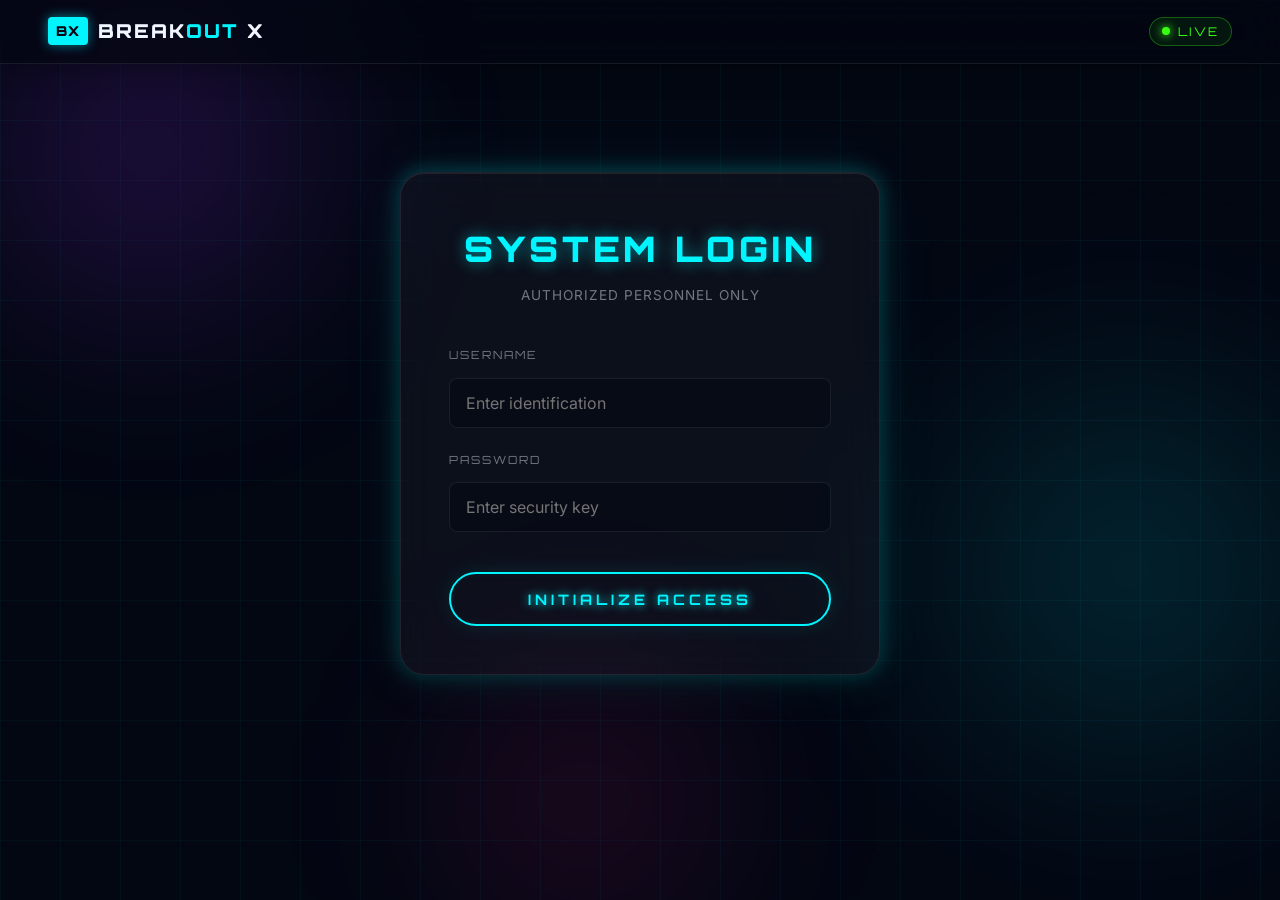
<file: index.html>
<!DOCTYPE html>
<html lang="en">
<head>
  <meta charset="UTF-8" />
  <meta name="viewport" content="width=device-width, initial-scale=1.0" />
  <title>Login — BreakOut X</title>
  <meta name="description" content="Login to BreakOut X" />
  <link rel="preconnect" href="https://fonts.googleapis.com" />
  <link rel="preconnect" href="https://fonts.gstatic.com" crossorigin />
  <link href="https://fonts.googleapis.com/css2?family=Orbitron:wght@400;600;700;900&family=Inter:wght@300;400;500;600&display=swap" rel="stylesheet" />
  <link rel="stylesheet" href="style.css" />
  <style>
    .login-section {
      position: relative;
      z-index: 1;
      min-height: 80vh;
      display: flex;
      align-items: center;
      justify-content: center;
      padding: 2rem;
    }
    .login-wrapper {
      position: relative;
      width: 100%;
      max-width: 480px;
    }
    .login-card {
      background: var(--bg-card);
      border: 1px solid var(--border);
      border-radius: var(--radius-lg);
      padding: 3rem;
      backdrop-filter: blur(20px);
      box-shadow: var(--shadow-card), var(--shadow-neon);
      text-align: center;
      position: relative;
      z-index: 2;
    }
    .login-title {
      font-family: var(--font-game);
      font-size: 2.2rem;
      font-weight: 900;
      letter-spacing: 4px;
      color: var(--accent-cyan);
      margin-bottom: 0.5rem;
      text-shadow: 0 0 15px rgba(0,245,255,0.5);
    }
    .login-sub {
      font-size: 0.85rem;
      color: var(--text-muted);
      margin-bottom: 2.5rem;
      letter-spacing: 1px;
    }
    .form-group {
      margin-bottom: 1.5rem;
      text-align: left;
    }
    .form-label {
      display: block;
      font-family: var(--font-game);
      font-size: 0.7rem;
      letter-spacing: 2px;
      color: var(--text-muted);
      margin-bottom: 0.8rem;
    }
    .form-input {
      width: 100%;
      background: rgba(3,7,18,0.5);
      border: 1px solid var(--border);
      border-radius: var(--radius-sm);
      padding: 14px 16px;
      color: var(--text-primary);
      font-family: var(--font-body);
      font-size: 1rem;
      transition: var(--transition);
      outline: none;
    }
    .form-input:focus {
      border-color: var(--accent-cyan);
      box-shadow: 0 0 15px rgba(0,245,255,0.2);
      background: rgba(3,7,18,0.8);
    }
    .login-btn {
      position: relative;
      width: 100%;
      margin-top: 1rem;
      padding: 16px 0;
      background: transparent;
      border: 2px solid var(--accent-cyan);
      border-radius: 99px;
      font-family: var(--font-game);
      font-size: 0.9rem;
      font-weight: 700;
      letter-spacing: 4px;
      color: var(--accent-cyan);
      cursor: pointer;
      transition: var(--transition);
      overflow: hidden;
      text-shadow: 0 0 10px var(--accent-cyan);
      box-shadow: 0 0 20px rgba(0,245,255,0.1), inset 0 0 10px rgba(0,245,255,0.05);
    }
    .login-btn:hover {
      background: var(--accent-cyan);
      color: var(--bg-deep);
      text-shadow: none;
      box-shadow: 0 0 40px rgba(0,245,255,0.4);
      transform: translateY(-2px);
    }
    .error-msg {
      color: var(--accent-pink);
      font-size: 0.8rem;
      font-family: var(--font-game);
      letter-spacing: 1px;
      margin-top: 1.5rem;
      display: none;
      text-shadow: 0 0 10px rgba(255,20,147,0.5);
      padding: 10px;
      background: rgba(255,20,147,0.1);
      border: 1px solid rgba(255,20,147,0.3);
      border-radius: var(--radius-sm);
    }
  </style>
</head>
<body>

  <!-- Animated Background -->
  <div class="bg-grid"></div>
  <div class="orb orb-1"></div>
  <div class="orb orb-2"></div>
  <div class="orb orb-3"></div>
  <div class="particles" id="particles"></div>

  <!-- Header -->
  <header class="site-header">
    <a href="index.html" class="logo" style="text-decoration: none;">
      <span class="logo-icon">BX</span>
      <span class="logo-text">BREAK<span class="accent">OUT</span> X</span>
    </a>
    <!-- Navigation hidden on login page -->
    <div class="header-badge">
      <span class="badge-dot"></span>
      <span>LIVE</span>
    </div>
  </header>

  <section class="login-section">
    <div class="login-wrapper">
      <div class="login-card">
        <h2 class="login-title">SYSTEM LOGIN</h2>
        <p class="login-sub">AUTHORIZED PERSONNEL ONLY</p>
        
        <form id="loginForm">
          <div class="form-group">
            <label class="form-label" for="username">USERNAME</label>
            <input type="text" id="username" class="form-input" placeholder="Enter identification" required autocomplete="off" />
          </div>
          <div class="form-group">
            <label class="form-label" for="password">PASSWORD</label>
            <input type="password" id="password" class="form-input" placeholder="Enter security key" required autocomplete="off" />
          </div>
          <button type="submit" class="login-btn">INITIALIZE ACCESS</button>
          <div id="errorMsg" class="error-msg">ACCESS DENIED: INVALID CREDENTIALS</div>
        </form>
      </div>
    </div>
  </section>

  <script>
    // Mock particles for background
    const pContainer = document.getElementById('particles');
    for(let i=0; i<30; i++) {
      let p = document.createElement('div');
      p.className = 'particle';
      p.style.left = Math.random() * 100 + 'vw';
      p.style.animationDuration = (Math.random() * 3 + 2) + 's';
      p.style.animationDelay = Math.random() * 2 + 's';
      pContainer.appendChild(p);
    }

    // Login Logic
    document.getElementById('loginForm').addEventListener('submit', function(e) {
      e.preventDefault();
      const user = document.getElementById('username').value;
      const pass = document.getElementById('password').value;
      const errorMsg = document.getElementById('errorMsg');
      
      // Default credentials based on Java system
      if (user === 'Krupa' && pass === 'Krupa@144') {
        errorMsg.style.display = 'none';
        
        // Simple success animation
        const btn = document.querySelector('.login-btn');
        btn.style.background = 'var(--accent-green)';
        btn.style.color = '#000';
        btn.style.borderColor = 'var(--accent-green)';
        btn.style.boxShadow = '0 0 30px rgba(57,255,20,0.5)';
        btn.textContent = 'ACCESS GRANTED';
        
        sessionStorage.setItem('bx_auth', 'true');
        
        setTimeout(() => {
          window.location.href = 'game.html';
        }, 1000);
      } else {
        errorMsg.style.display = 'block';
        
        // Shake animation for error
        const card = document.querySelector('.login-card');
        card.animate([
          { transform: 'translateX(0)' },
          { transform: 'translateX(-10px)' },
          { transform: 'translateX(10px)' },
          { transform: 'translateX(-10px)' },
          { transform: 'translateX(10px)' },
          { transform: 'translateX(0)' }
        ], { duration: 400, easing: 'ease-in-out' });
      }
    });
  </script>
</body>
</html>
</file>
<file: style.css>
/* ============================================
   BREAKOUT X — Advanced CSS
   Features: Glassmorphism, CSS Grid, Animations,
   Custom properties, Neon glows, Micro-interactions
   ============================================ */

/* ---- CSS Custom Properties ---- */
:root {
  --bg-deep: #030712;
  --bg-card: rgba(255,255,255,0.04);
  --bg-card-hover: rgba(255,255,255,0.08);

  --accent-cyan: #00f5ff;
  --accent-purple: #8a2be2;
  --accent-pink: #ff1493;
  --accent-green: #39ff14;
  --accent-orange: #ff6b35;

  --text-primary: #f0f6ff;
  --text-muted: rgba(240,246,255,0.45);
  --text-accent: #00f5ff;

  --border: rgba(255,255,255,0.08);
  --border-glow: rgba(0,245,255,0.35);

  --font-game: 'Orbitron', monospace;
  --font-body: 'Inter', sans-serif;

  --radius-sm: 8px;
  --radius-md: 16px;
  --radius-lg: 24px;

  --shadow-neon: 0 0 20px rgba(0,245,255,0.3), 0 0 60px rgba(0,245,255,0.1);
  --shadow-card: 0 8px 32px rgba(0,0,0,0.4), inset 0 1px 0 rgba(255,255,255,0.08);
  --shadow-purple: 0 0 20px rgba(138,43,226,0.4);

  --transition: all 0.3s cubic-bezier(0.4, 0, 0.2, 1);
}

/* ---- Reset & Base ---- */
*, *::before, *::after { box-sizing: border-box; margin: 0; padding: 0; }

html { scroll-behavior: smooth; }

body {
  font-family: var(--font-body);
  background-color: var(--bg-deep);
  color: var(--text-primary);
  overflow-x: hidden;
  line-height: 1.6;
}

/* ---- Animated Background Grid ---- */
.bg-grid {
  position: fixed;
  inset: 0;
  z-index: 0;
  background-image:
    linear-gradient(rgba(0,245,255,0.04) 1px, transparent 1px),
    linear-gradient(90deg, rgba(0,245,255,0.04) 1px, transparent 1px);
  background-size: 60px 60px;
  animation: grid-drift 25s linear infinite;
}
@keyframes grid-drift {
  0%   { transform: translate(0, 0); }
  100% { transform: translate(60px, 60px); }
}

/* ---- Orbs ---- */
.orb {
  position: fixed;
  border-radius: 50%;
  filter: blur(80px);
  z-index: 0;
  pointer-events: none;
  animation: orb-float 12s ease-in-out infinite alternate;
}
.orb-1 {
  width: 500px; height: 500px;
  background: radial-gradient(circle, rgba(138,43,226,0.25), transparent 70%);
  top: -100px; left: -100px;
  animation-delay: 0s;
}
.orb-2 {
  width: 600px; height: 600px;
  background: radial-gradient(circle, rgba(0,245,255,0.15), transparent 70%);
  top: 30%; right: -150px;
  animation-delay: -4s;
}
.orb-3 {
  width: 400px; height: 400px;
  background: radial-gradient(circle, rgba(255,20,147,0.15), transparent 70%);
  bottom: -100px; left: 30%;
  animation-delay: -8s;
}
@keyframes orb-float {
  0%   { transform: translate(0,0) scale(1); }
  100% { transform: translate(30px, 40px) scale(1.1); }
}

/* ---- Particles ---- */
.particles {
  position: fixed;
  inset: 0;
  z-index: 0;
  pointer-events: none;
  overflow: hidden;
}
.particle {
  position: absolute;
  width: 2px; height: 2px;
  background: var(--accent-cyan);
  border-radius: 50%;
  animation: particle-rise linear infinite;
  opacity: 0;
}
@keyframes particle-rise {
  0%   { opacity: 0; transform: translateY(0) scale(1); }
  10%  { opacity: 1; }
  90%  { opacity: 0.3; }
  100% { opacity: 0; transform: translateY(-100vh) scale(0); }
}

/* ---- Header ---- */
.site-header {
  position: sticky;
  top: 0;
  z-index: 100;
  display: flex;
  align-items: center;
  justify-content: space-between;
  padding: 1rem 3rem;
  background: rgba(3,7,18,0.7);
  backdrop-filter: blur(20px);
  -webkit-backdrop-filter: blur(20px);
  border-bottom: 1px solid var(--border);
  box-shadow: 0 4px 30px rgba(0,0,0,0.3);
}
.logo {
  display: flex;
  align-items: center;
  gap: 10px;
  font-family: var(--font-game);
  font-size: 1.2rem;
  font-weight: 900;
  letter-spacing: 2px;
  text-decoration: none;
  color: var(--text-primary);
}
.logo-icon {
  font-size: 0.85rem;
  font-weight: 900;
  color: var(--bg-deep);
  background: var(--accent-cyan);
  padding: 3px 8px;
  border-radius: 4px;
  letter-spacing: 1px;
  text-shadow: none;
}
.accent { color: var(--accent-cyan); }

.nav { display: flex; gap: 2rem; }
.nav-link {
  font-size: 0.8rem;
  letter-spacing: 2px;
  text-transform: uppercase;
  color: var(--text-muted);
  text-decoration: none;
  position: relative;
  transition: var(--transition);
  padding-bottom: 4px;
}
.nav-link::after {
  content: '';
  position: absolute;
  bottom: 0; left: 0;
  width: 0; height: 2px;
  background: var(--accent-cyan);
  border-radius: 4px;
  transition: var(--transition);
}
.nav-link:hover, .nav-link.active {
  color: var(--accent-cyan);
}
.nav-link:hover::after, .nav-link.active::after { width: 100%; }

.header-badge {
  display: flex;
  align-items: center;
  gap: 8px;
  font-size: 0.75rem;
  font-family: var(--font-game);
  letter-spacing: 2px;
  color: var(--accent-green);
  padding: 4px 12px;
  border: 1px solid rgba(57,255,20,0.3);
  border-radius: 99px;
  background: rgba(57,255,20,0.07);
}
.badge-dot {
  width: 8px; height: 8px;
  background: var(--accent-green);
  border-radius: 50%;
  animation: ping 1.5s ease-in-out infinite;
  box-shadow: 0 0 8px var(--accent-green);
}
@keyframes ping {
  0%, 100% { transform: scale(1); opacity: 1; }
  50%       { transform: scale(1.4); opacity: 0.6; }
}

/* ---- Hero ---- */
.hero {
  position: relative;
  z-index: 1;
  display: grid;
  grid-template-columns: 1fr 1fr;
  align-items: center;
  gap: 4rem;
  min-height: 88vh;
  padding: 5rem 3rem 3rem;
  max-width: 1400px;
  margin: 0 auto;
}

.hero-content { display: flex; flex-direction: column; gap: 2rem; }

.hero-tag {
  display: inline-flex;
  align-items: center;
  gap: 10px;
  font-size: 0.8rem;
  letter-spacing: 3px;
  text-transform: uppercase;
  color: var(--accent-cyan);
  padding: 8px 20px;
  border: 1px solid var(--border-glow);
  border-radius: 99px;
  background: rgba(0,245,255,0.06);
  width: fit-content;
}
.tag-icon { font-size: 1rem; }

.hero-title {
  font-family: var(--font-game);
  font-size: clamp(3.5rem, 8vw, 7rem);
  font-weight: 900;
  line-height: 1;
  letter-spacing: -2px;
  text-transform: uppercase;
}
.gradient-text {
  background: linear-gradient(135deg, var(--accent-cyan), var(--accent-purple), var(--accent-pink));
  -webkit-background-clip: text;
  -webkit-text-fill-color: transparent;
  background-clip: text;
  animation: gradient-shift 4s ease-in-out infinite;
  background-size: 200% 200%;
}
@keyframes gradient-shift {
  0%,100% { background-position: 0% 50%; }
  50%      { background-position: 100% 50%; }
}

.hero-subtitle {
  font-size: 1rem;
  color: var(--text-muted);
  line-height: 1.8;
  max-width: 480px;
}

.cta-btn {
  position: relative;
  display: inline-flex;
  align-items: center;
  gap: 12px;
  padding: 16px 36px;
  background: linear-gradient(135deg, var(--accent-cyan), var(--accent-purple));
  border-radius: 99px;
  font-family: var(--font-game);
  font-size: 0.85rem;
  font-weight: 700;
  letter-spacing: 3px;
  text-transform: uppercase;
  color: var(--bg-deep);
  text-decoration: none;
  overflow: hidden;
  transition: var(--transition);
  width: fit-content;
  box-shadow: 0 0 30px rgba(0,245,255,0.3), 0 0 60px rgba(138,43,226,0.2);
}
.cta-btn:hover {
  transform: translateY(-3px) scale(1.03);
  box-shadow: 0 0 50px rgba(0,245,255,0.5), 0 0 80px rgba(138,43,226,0.3);
}
.btn-glow {
  position: absolute;
  top: 50%; left: 50%;
  width: 0; height: 0;
  background: rgba(255,255,255,0.4);
  border-radius: 50%;
  transform: translate(-50%,-50%);
  transition: width 0.4s ease, height 0.4s ease, opacity 0.4s ease;
  pointer-events: none;
}
.cta-btn:hover .btn-glow { width: 300px; height: 300px; opacity: 0; }
.btn-icon {
  font-size: 0.9rem;
  animation: pulse-icon 1.5s ease-in-out infinite;
}
@keyframes pulse-icon {
  0%,100% { transform: scale(1); }
  50%      { transform: scale(1.3); }
}

/* ---- Hero Visual ---- */
.hero-visual {
  position: relative;
  display: flex;
  justify-content: center;
  align-items: center;
  height: 400px;
}
.hero-art {
  position: relative;
  z-index: 2;
  width: 280px; height: 280px;
  border-radius: 50%;
  background: radial-gradient(circle, rgba(0,245,255,0.08), rgba(138,43,226,0.06));
  border: 1px solid var(--border-glow);
  box-shadow: var(--shadow-neon);
  display: flex;
  align-items: center;
  justify-content: center;
  animation: hero-art-float 6s ease-in-out infinite;
  overflow: hidden;
}
@keyframes hero-art-float {
  0%,100% { transform: translateY(0); }
  50%      { transform: translateY(-20px); }
}
#preview-canvas { border-radius: 50%; }

.floating-card {
  position: absolute;
  padding: 10px 20px;
  background: var(--bg-card);
  border: 1px solid var(--border);
  border-radius: var(--radius-sm);
  font-family: var(--font-game);
  font-size: 0.7rem;
  letter-spacing: 2px;
  color: var(--accent-cyan);
  backdrop-filter: blur(10px);
  animation: float-orbit 6s ease-in-out infinite;
  box-shadow: var(--shadow-card);
}
.card-1 { top: 20px; left: 0; animation-delay: 0s; }
.card-2 { top: 50%; right: 0; transform: translateY(-50%); animation-delay: -2s; }
.card-3 { bottom: 20px; left: 10%; animation-delay: -4s; }
@keyframes float-orbit {
  0%,100% { transform: translateY(0); }
  50%      { transform: translateY(-12px); }
}
.card-2 { animation-name: float-orbit-right; }
@keyframes float-orbit-right {
  0%,100% { transform: translateY(-50%); }
  50%      { transform: translateY(calc(-50% - 12px)); }
}

/* ---- Section Label ---- */
.section-label {
  display: flex;
  align-items: center;
  gap: 20px;
  font-family: var(--font-game);
  font-size: 0.75rem;
  letter-spacing: 5px;
  color: var(--text-muted);
  text-align: center;
  justify-content: center;
  margin-bottom: 3rem;
}
.label-line {
  flex: 1;
  max-width: 120px;
  height: 1px;
  background: linear-gradient(90deg, transparent, var(--border-glow), transparent);
}

/* ---- Game Section ---- */
.game-section {
  position: relative;
  z-index: 1;
  padding: 5rem 3rem;
  max-width: 1400px;
  margin: 0 auto;
}

.game-wrapper {
  display: grid;
  grid-template-columns: 1fr;
  grid-template-rows: auto auto auto;
  gap: 1.5rem;
  align-items: start;
}

/* HUD */
.hud {
  display: flex;
  justify-content: center;
  gap: 3rem;
  padding: 1rem 2rem;
  background: var(--bg-card);
  border: 1px solid var(--border);
  border-radius: var(--radius-md);
  backdrop-filter: blur(20px);
  box-shadow: var(--shadow-card);
}
.hud-item { text-align: center; }
.hud-label {
  font-family: var(--font-game);
  font-size: 0.65rem;
  letter-spacing: 3px;
  color: var(--text-muted);
  display: block;
  margin-bottom: 4px;
}
.hud-value {
  font-family: var(--font-game);
  font-size: 1.4rem;
  font-weight: 700;
  color: var(--accent-cyan);
  text-shadow: 0 0 15px rgba(0,245,255,0.5);
  transition: var(--transition);
}

/* Game Layout */
.game-layout {
  display: grid;
  grid-template-columns: 1fr 240px;
  gap: 1.5rem;
  align-items: start;
}

/* Canvas */
.canvas-container {
  position: relative;
  width: 100%;
  max-width: 800px;
  margin: 0 auto;
  border-radius: var(--radius-md);
  overflow: hidden;
  border: 1px solid var(--border-glow);
  box-shadow: var(--shadow-neon), var(--shadow-card);
}
#gameCanvas {
  display: block;
  width: 100%;
  background: #050b18;
  cursor: none;
}

/* Overlay */
.game-overlay {
  position: absolute;
  inset: 0;
  display: flex;
  align-items: center;
  justify-content: center;
  background: rgba(3,7,18,0.88);
  backdrop-filter: blur(12px);
  z-index: 10;
  transition: opacity 0.4s ease;
}
.game-overlay.hidden {
  opacity: 0;
  pointer-events: none;
}
.overlay-card {
  text-align: center;
  display: flex;
  flex-direction: column;
  align-items: center;
  gap: 1.2rem;
}
.overlay-icon {
  font-size: 1.4rem;
  font-family: var(--font-game);
  font-weight: 900;
  letter-spacing: 3px;
  color: var(--accent-cyan);
  border: 2px solid var(--accent-cyan);
  padding: 6px 16px;
  border-radius: 6px;
  display: inline-block;
}
.overlay-title {
  font-family: var(--font-game);
  font-size: 2.8rem;
  font-weight: 900;
  letter-spacing: 6px;
  background: linear-gradient(135deg, var(--accent-cyan), var(--accent-purple));
  -webkit-background-clip: text;
  -webkit-text-fill-color: transparent;
  background-clip: text;
}
.overlay-sub {
  font-size: 0.9rem;
  color: var(--text-muted);
  line-height: 1.8;
}
.play-btn {
  position: relative;
  padding: 14px 48px;
  background: transparent;
  border: 2px solid var(--accent-cyan);
  border-radius: 99px;
  font-family: var(--font-game);
  font-size: 0.9rem;
  letter-spacing: 4px;
  color: var(--accent-cyan);
  cursor: pointer;
  overflow: hidden;
  transition: var(--transition);
  margin-top: 0.5rem;
  text-shadow: 0 0 10px var(--accent-cyan);
  box-shadow: 0 0 20px rgba(0,245,255,0.2), inset 0 0 20px rgba(0,245,255,0.05);
}
.play-btn:hover {
  background: var(--accent-cyan);
  color: var(--bg-deep);
  text-shadow: none;
  box-shadow: 0 0 40px rgba(0,245,255,0.5);
  transform: scale(1.05);
}
.play-btn-glow {
  position: absolute;
  inset: 0;
  background: linear-gradient(135deg, transparent, rgba(0,245,255,0.15), transparent);
  animation: shimmer 2s linear infinite;
}
@keyframes shimmer {
  0%   { transform: translateX(-100%); }
  100% { transform: translateX(200%); }
}

/* Side Panel */
.side-panel {
  display: grid;
  grid-template-columns: repeat(3, 1fr);
  gap: 1.5rem;
  max-width: 800px;
  margin: 0 auto;
  width: 100%;
}
.panel-card {
  background: var(--bg-card);
  border: 1px solid var(--border);
  border-radius: var(--radius-md);
  padding: 1.2rem;
  backdrop-filter: blur(20px);
  box-shadow: var(--shadow-card);
  transition: var(--transition);
}
.panel-card:hover {
  border-color: rgba(0,245,255,0.2);
  background: var(--bg-card-hover);
}
.panel-title {
  font-family: var(--font-game);
  font-size: 0.65rem;
  letter-spacing: 4px;
  color: var(--accent-cyan);
  margin-bottom: 1rem;
  padding-bottom: 0.6rem;
  border-bottom: 1px solid var(--border);
}
.power-item {
  display: flex;
  align-items: center;
  gap: 10px;
  font-size: 0.8rem;
  color: var(--text-muted);
  padding: 4px 0;
}
.pw-icon {
  width: 24px; height: 24px;
  border-radius: 4px;
  display: flex;
  align-items: center;
  justify-content: center;
  font-family: var(--font-game);
  font-size: 0.65rem;
  font-weight: 700;
  color: #000;
  flex-shrink: 0;
}

.ctrl-item {
  display: flex;
  align-items: center;
  gap: 8px;
  font-size: 0.8rem;
  color: var(--text-muted);
  padding: 5px 0;
}
kbd {
  background: rgba(255,255,255,0.06);
  border: 1px solid rgba(255,255,255,0.12);
  border-radius: 4px;
  padding: 2px 8px;
  font-size: 0.7rem;
  font-family: var(--font-game);
  color: var(--text-primary);
  white-space: nowrap;
}
.mouse-icon { font-size: 1rem; }

.brick-val {
  font-size: 0.75rem;
  color: var(--text-muted);
  padding: 5px 8px;
  border-left: 3px solid var(--bc, #fff);
  margin-bottom: 4px;
  background: rgba(255,255,255,0.02);
  border-radius: 0 4px 4px 0;
}

/* ---- How To Play ---- */
.howto-section {
  position: relative;
  z-index: 1;
  padding: 5rem 3rem;
  max-width: 1400px;
  margin: 0 auto;
}
.steps-grid {
  display: grid;
  grid-template-columns: repeat(4, 1fr);
  gap: 1.5rem;
}
.step-card {
  background: var(--bg-card);
  border: 1px solid var(--border);
  border-radius: var(--radius-lg);
  padding: 2rem;
  position: relative;
  overflow: hidden;
  transition: var(--transition);
  backdrop-filter: blur(20px);
}
.step-card::before {
  content: '';
  position: absolute;
  inset: 0;
  background: linear-gradient(135deg, rgba(0,245,255,0.03), transparent 60%);
  opacity: 0;
  transition: var(--transition);
}
.step-card:hover {
  border-color: rgba(0,245,255,0.25);
  transform: translateY(-6px);
  box-shadow: 0 20px 40px rgba(0,0,0,0.3), 0 0 30px rgba(0,245,255,0.1);
}
.step-card:hover::before { opacity: 1; }

.step-num {
  font-family: var(--font-game);
  font-size: 3.5rem;
  font-weight: 900;
  color: rgba(0,245,255,0.08);
  position: absolute;
  top: 1rem; right: 1.5rem;
  line-height: 1;
  pointer-events: none;
}
.step-icon { font-size: 2.5rem; margin-bottom: 1rem; display: block; }
.step-card h3 {
  font-family: var(--font-game);
  font-size: 0.85rem;
  letter-spacing: 2px;
  margin-bottom: 0.8rem;
  color: var(--text-primary);
}
.step-card p { font-size: 0.85rem; color: var(--text-muted); line-height: 1.7; }

/* ---- Leaderboard ---- */
.leaderboard-section {
  position: relative;
  z-index: 1;
  padding: 5rem 3rem;
  max-width: 900px;
  margin: 0 auto;
}
.lb-card {
  background: var(--bg-card);
  border: 1px solid var(--border);
  border-radius: var(--radius-lg);
  overflow: hidden;
  backdrop-filter: blur(20px);
  box-shadow: var(--shadow-card);
}
.lb-table {
  width: 100%;
  border-collapse: collapse;
}
.lb-table thead tr {
  border-bottom: 1px solid var(--border);
}
.lb-table th {
  font-family: var(--font-game);
  font-size: 0.65rem;
  letter-spacing: 3px;
  color: var(--text-muted);
  padding: 1.2rem 1.5rem;
  text-align: left;
}
.lb-table td {
  padding: 1rem 1.5rem;
  font-size: 0.9rem;
  color: var(--text-muted);
  border-bottom: 1px solid rgba(255,255,255,0.03);
}
.lb-row {
  transition: var(--transition);
}
.lb-row:hover {
  background: rgba(255,255,255,0.03);
}
.lb-row.gold td { color: #ffd700; }
.lb-row.silver td { color: #c0c0c0; }
.lb-row.bronze td { color: #cd7f32; }
.rank { font-size: 1.2rem; }

.you-row td {
  color: var(--accent-cyan) !important;
  font-weight: 600;
  background: rgba(0,245,255,0.04);
}

/* ---- Footer ---- */
.site-footer {
  position: relative;
  z-index: 1;
  text-align: center;
  padding: 3rem;
  border-top: 1px solid var(--border);
  background: rgba(3,7,18,0.5);
}
.footer-logo {
  font-family: var(--font-game);
  font-size: 1.5rem;
  font-weight: 900;
  color: var(--accent-cyan);
  letter-spacing: 4px;
  margin-bottom: 1rem;
  text-shadow: 0 0 20px var(--accent-cyan);
}
.footer-sub {
  font-size: 0.85rem;
  color: var(--text-muted);
  margin-bottom: 1.5rem;
}
.footer-links {
  display: flex;
  justify-content: center;
  gap: 2rem;
}
.footer-links a {
  font-size: 0.8rem;
  letter-spacing: 2px;
  text-transform: uppercase;
  color: var(--text-muted);
  text-decoration: none;
  transition: var(--transition);
}
.footer-links a:hover { color: var(--accent-cyan); }

/* ---- Score pop animation ---- */
@keyframes score-pop {
  0%   { transform: scale(1); }
  50%  { transform: scale(1.4); color: #fff; }
  100% { transform: scale(1); }
}
.score-pop { animation: score-pop 0.3s ease; }

/* ============================================================
   GLOW EFFECTS — All visual glow lives here, not in JS
   ============================================================ */

/* Canvas — overall neon glow via CSS filter */
#gameCanvas {
  filter: drop-shadow(0 0 12px rgba(0,245,255,0.45))
          drop-shadow(0 0 30px rgba(0,245,255,0.15));
}

/* Preview canvas (hero) */
#preview-canvas {
  filter: drop-shadow(0 0 10px rgba(0,245,255,0.5));
}

/* HUD values — neon glow text */
.hud-value {
  text-shadow:
    0 0 8px  currentColor,
    0 0 20px currentColor,
    0 0 40px rgba(0,245,255,0.4);
}

/* Overlay title glow */
.overlay-title {
  filter: drop-shadow(0 0 16px rgba(0,245,255,0.5));
}

/* Start/play buttons */
.play-btn {
  box-shadow:
    0 0 15px rgba(0,245,255,0.25),
    inset 0 0 15px rgba(0,245,255,0.05);
}
.play-btn:hover {
  box-shadow:
    0 0 35px rgba(0,245,255,0.55),
    0 0 70px rgba(0,245,255,0.2);
}

/* CTA button in hero */
.cta-btn {
  box-shadow:
    0 0 25px rgba(0,245,255,0.3),
    0 0 55px rgba(138,43,226,0.2);
}
.cta-btn:hover {
  box-shadow:
    0 0 45px rgba(0,245,255,0.55),
    0 0 80px rgba(138,43,226,0.35);
}

/* Panel cards on hover */
.panel-card:hover {
  box-shadow: 0 0 20px rgba(0,245,255,0.12);
}

/* Step cards on hover */
.step-card:hover {
  box-shadow:
    0 20px 40px rgba(0,0,0,0.3),
    0 0 25px rgba(0,245,255,0.12);
}

/* Logo — text badge, glow on the BX pill */
.logo-icon {
  box-shadow: 0 0 12px rgba(0,245,255,0.5);
}

/* Footer logo */
.footer-logo {
  text-shadow: 0 0 20px var(--accent-cyan), 0 0 40px rgba(0,245,255,0.25);
}

/* Header badge dot */
.badge-dot {
  box-shadow: 0 0 8px var(--accent-green), 0 0 16px rgba(57,255,20,0.4);
}

/* Power bar (DOM element, JS-rendered) */
.power-bar {
  display: flex;
  gap: 8px;
  justify-content: center;
  flex-wrap: wrap;
  min-height: 28px;
  padding: 4px 0;
}

.pw-chip {
  position: relative;
  display: flex;
  align-items: center;
  gap: 6px;
  padding: 4px 10px 4px 8px;
  border-radius: 99px;
  border: 1px solid var(--pc, #00f5ff);
  background: color-mix(in srgb, var(--pc, #00f5ff) 12%, transparent);
  font-family: var(--font-game);
  font-size: 0.65rem;
  letter-spacing: 1px;
  color: var(--pc, #00f5ff);
  overflow: hidden;
  box-shadow: 0 0 10px color-mix(in srgb, var(--pc, #00f5ff) 40%, transparent);
  animation: chip-pulse 2s ease-in-out infinite;
}
@keyframes chip-pulse {
  0%, 100% { box-shadow: 0 0 10px color-mix(in srgb, var(--pc,#00f5ff) 40%, transparent); }
  50%       { box-shadow: 0 0 20px color-mix(in srgb, var(--pc,#00f5ff) 70%, transparent); }
}

.pw-chip-label {
  font-weight: 900;
  font-size: 0.8rem;
}
.pw-chip-name { opacity: 0.7; }

.pw-chip-bar {
  position: absolute;
  bottom: 0; left: 0;
  height: 2px;
  background: var(--pc, #00f5ff);
  border-radius: 1px;
  transition: width 0.5s linear;
}

/* ---- Responsive ---- */
@media (max-width: 1100px) {
  .hero { grid-template-columns: 1fr; text-align: center; }
  .hero-subtitle { max-width: 100%; }
  .cta-btn { margin: 0 auto; }
  .hero-visual { display: none; }
  .steps-grid { grid-template-columns: repeat(2, 1fr); }
}
@media (max-width: 768px) {
  .site-header { padding: 1rem 1.5rem; }
  .nav { gap: 1rem; }
  .game-section, .howto-section, .leaderboard-section { padding: 3rem 1.5rem; }
  .hero { padding: 3rem 1.5rem; }
  .hud { gap: 1.5rem; flex-wrap: wrap; justify-content: center; }
  .side-panel { grid-template-columns: 1fr; }
  .steps-grid { grid-template-columns: 1fr; }
}
@media (max-width: 480px) {
  .hero-title { font-size: 3rem; }
}
</file>
